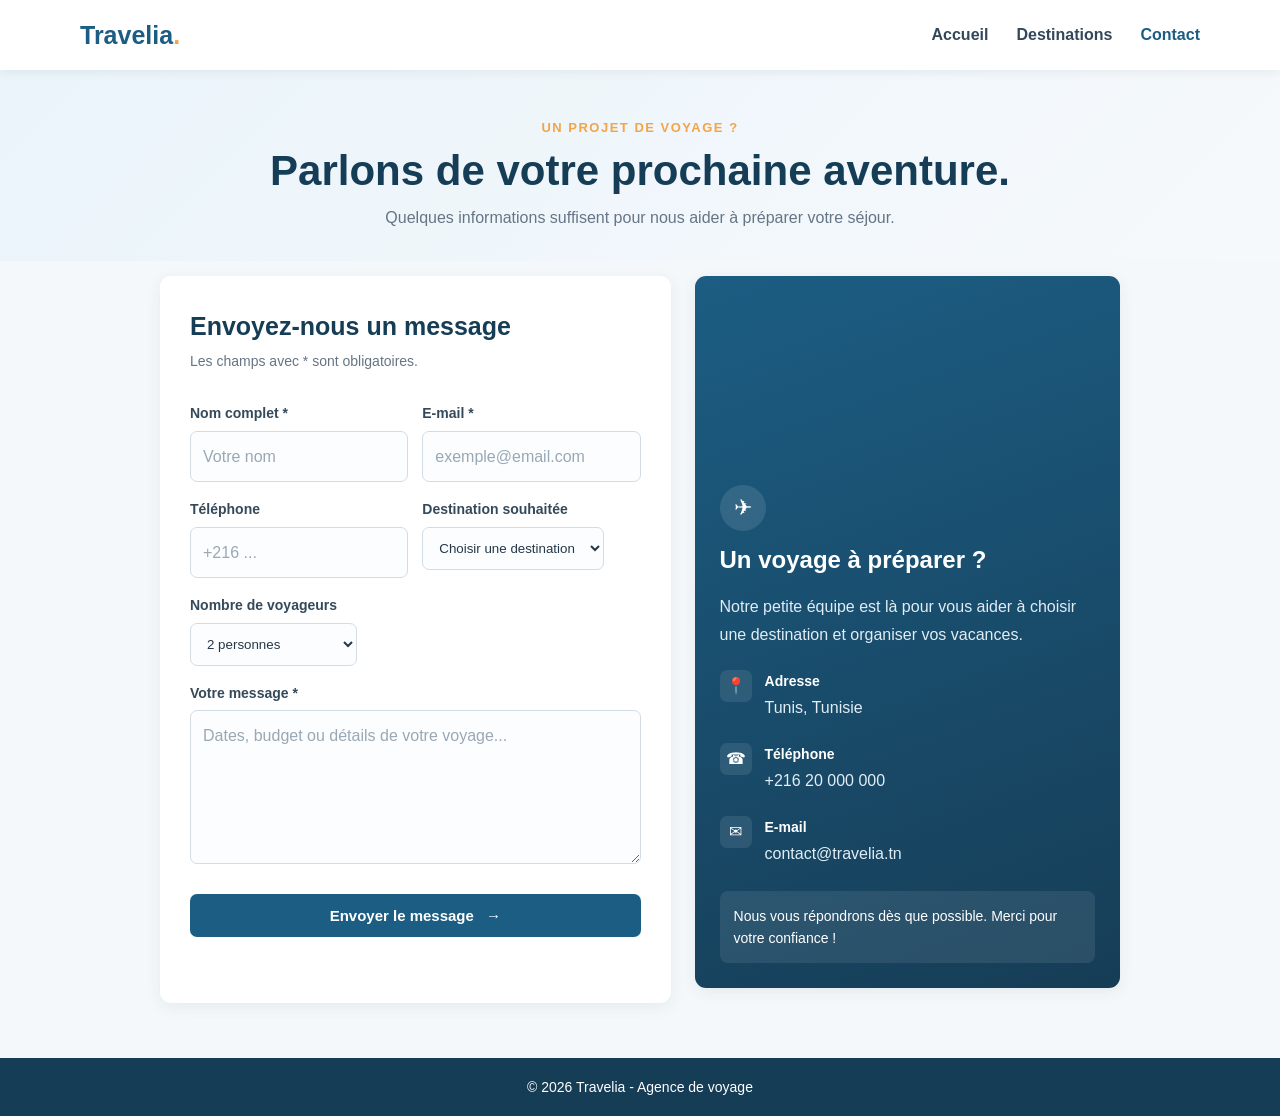
<file: contact.html>
<!DOCTYPE html>
<html lang="fr">
<head>
  <meta charset="UTF-8">
  <meta name="viewport" content="width=device-width, initial-scale=1.0">
  <title>Contact - Travelia</title>
  <link rel="stylesheet" href="css/style.css">
  <script src="js/script.js" defer></script>
</head>
<body>
  <header class="header">
    <a class="logo" href="index.html">Travelia<span>.</span></a>
    <button class="menu-btn" id="menuBtn" aria-label="Ouvrir le menu">☰</button>
    <nav id="navMenu"><a href="index.html">Accueil</a><a href="destinations.html">Destinations</a><a class="active" href="contact.html">Contact</a></nav>
  </header>
  <main>
    <section class="contact-banner">
      <p class="small-title">Un projet de voyage ?</p>
      <h1>Parlons de votre prochaine aventure.</h1>
      <p>Quelques informations suffisent pour nous aider à préparer votre séjour.</p>
    </section>
    <section class="contact-section contact-layout">
      <form id="contactForm" class="contact-form">
        <h2>Envoyez-nous un message</h2>
        <p class="form-intro">Les champs avec * sont obligatoires.</p>
        <div class="form-row">
          <div><label for="name">Nom complet *</label><input type="text" id="name" placeholder="Votre nom" required></div>
          <div><label for="email">E-mail *</label><input type="email" id="email" placeholder="exemple@email.com" required></div>
        </div>
        <div class="form-row">
          <div><label for="phone">Téléphone</label><input type="tel" id="phone" placeholder="+216 ..."></div>
          <div><label for="destination">Destination souhaitée</label>
            <select id="destination"><option value="">Choisir une destination</option><option>Italie</option><option>Suisse</option><option>Maldives</option><option>Paris</option><option>Autre destination</option></select>
          </div>
        </div>
        <label for="people">Nombre de voyageurs</label>
        <select id="people"><option value="1">1 personne</option><option value="2" selected>2 personnes</option><option value="3">3 personnes</option><option value="4">4 personnes</option><option value="5">5 personnes ou plus</option></select>
        <label for="message">Votre message *</label>
        <textarea id="message" rows="5" placeholder="Dates, budget ou détails de votre voyage..." required></textarea>
        <button class="btn form-submit" type="submit">Envoyer le message <span>→</span></button>
        <p id="formMessage" class="form-message" role="status"></p>
      </form>
      <aside class="contact-info contact-side">
        <div class="contact-photo"></div>
        <div class="contact-icon">✈</div><h2>Un voyage à préparer ?</h2>
        <p>Notre petite équipe est là pour vous aider à choisir une destination et organiser vos vacances.</p>
        <div class="info-item"><span>📍</span><div><strong>Adresse</strong><p>Tunis, Tunisie</p></div></div>
        <div class="info-item"><span>☎</span><div><strong>Téléphone</strong><p>+216 20 000 000</p></div></div>
        <div class="info-item"><span>✉</span><div><strong>E-mail</strong><p>contact@travelia.tn</p></div></div>
        <div class="contact-note">Nous vous répondrons dès que possible. Merci pour votre confiance !</div>
      </aside>
    </section>
  </main>
  <footer><p>© 2026 Travelia - Agence de voyage</p></footer>
</body>
</html>
</file>
<file: css/style.css>
/* Travelia - styles simples et faciles a modifier */
* { box-sizing: border-box; margin: 0; padding: 0; }
:root { --blue: #1c5d83; --blue-dark: #163d56; --orange: #f3a447; --light: #f4f8fb; --text: #263747; --muted: #657585; }
html { scroll-behavior: smooth; }
body { font-family: Arial, sans-serif; color: var(--text); background: var(--light); line-height: 1.6; }
img { display: block; max-width: 100%; }
.header { width: 100%; background: #fff; padding: 15px max(5%, calc((100% - 1120px)/2)); display:flex; align-items:center; justify-content:space-between; box-shadow: 0 2px 10px #152b3b12; position:sticky; top:0; z-index:10; }
.logo { font-size:25px; font-weight:700; color:var(--blue); text-decoration:none; }
.logo span { color:var(--orange); }
nav { display:flex; align-items:center; gap:28px; }
nav a { color:#34475a; text-decoration:none; font-weight:600; padding:7px 0; }
nav a:hover, nav a.active { color:var(--blue); }
.menu-btn { display:none; border:0; background:none; font-size:26px; cursor:pointer; color:var(--blue); }
.hero { min-height:480px; padding:70px max(5%, calc((100% - 1120px)/2)); display:flex; align-items:center; background:linear-gradient(90deg, rgba(13,45,67,.82), rgba(13,45,67,.18)), url('https://images.unsplash.com/photo-1507525428034-b723cf961d3e?auto=format&fit=crop&w=1600&q=85') center/cover; color:#fff; }
.hero-text { max-width:580px; }
.small-title { color:var(--orange); text-transform:uppercase; letter-spacing:1.5px; font-weight:bold; font-size:13px; }
h1 { font-size:clamp(34px, 5vw, 52px); line-height:1.18; margin:12px 0 16px; }
.hero-text p:not(.small-title) { font-size:17px; margin-bottom:24px; }
.btn { display:inline-block; border:0; border-radius:6px; background:var(--blue); color:white; text-decoration:none; padding:11px 20px; cursor:pointer; font-weight:bold; transition:.2s; }
.hero .btn { background:var(--orange); color:#203647; }
.btn:hover { filter:brightness(.92); transform:translateY(-1px); }
.section { max-width:1120px; margin:0 auto; padding:55px 20px; }
.section h2, .callout h2, .calculator h2 { text-align:center; font-size:29px; margin-bottom:8px; color:var(--blue-dark); }
.section-desc { text-align:center; color:var(--muted); margin-bottom:26px; }
.cards { display:grid; grid-template-columns:repeat(3, minmax(0, 1fr)); gap:22px; }
.card { background:#fff; border-radius:11px; overflow:hidden; box-shadow:0 4px 16px #18354a12; transition:transform .2s, box-shadow .2s; }
.card:hover { transform:translateY(-4px); box-shadow:0 8px 22px #18354a1c; }
.card img { width:100%; height:210px; object-fit:cover; }
.card-content { padding:17px 18px 20px; }
.card-content h3 { margin-bottom:5px; font-size:20px; color:var(--blue-dark); }
.card-content p { color:var(--muted); margin-bottom:10px; }
.card-content strong { color:var(--blue); }
.callout { background:#e5f1f7; padding:42px 20px; text-align:center; }
.callout p { margin:10px 0 20px; color:var(--muted); }
footer { background:var(--blue-dark); color:#fff; text-align:center; padding:18px; font-size:14px; }
.page-heading { text-align:center; padding:48px 20px 22px; }
.page-heading h1 { color:var(--blue-dark); font-size:38px; margin:8px 0; }
.page-heading > p:last-child { color:var(--muted); }
.filters { display:flex; justify-content:center; flex-wrap:wrap; gap:10px; margin-bottom:25px; }
.filter-btn { border:1px solid var(--blue); background:white; color:var(--blue); padding:8px 17px; border-radius:22px; cursor:pointer; }
.filter-btn.active, .filter-btn:hover { background:var(--blue); color:white; }
.destination-card.hidden { display:none; }
.calculator { max-width:520px; margin:0 auto 45px; background:white; border-radius:12px; box-shadow:0 4px 16px #18354a12; padding:25px; }
.calculator label, .contact-form label { display:block; font-weight:bold; margin:14px 0 6px; }
.calculator select, .calculator input, .contact-form input, .contact-form textarea { width:100%; padding:11px; border:1px solid #cbd5df; border-radius:6px; font:inherit; background:white; }
.calculator .btn, .contact-form .btn { margin-top:16px; }
.result { background:#e8f3f8; padding:12px; border-radius:6px; margin-top:14px; font-weight:bold; text-align:center; }
.contact-section { max-width:1000px; margin:0 auto; padding:20px 20px 55px; display:grid; grid-template-columns:1.2fr 1fr; gap:24px; }
.contact-form, .contact-info { background:#fff; padding:25px; border-radius:11px; box-shadow:0 4px 16px #18354a12; }
.contact-info h2 { color:var(--blue-dark); margin-bottom:14px; }
.contact-info p { margin:12px 0; }
.form-message { margin-top:14px; font-weight:bold; }
input:focus, textarea:focus, select:focus, button:focus, a:focus { outline:2px solid #78b8d8; outline-offset:2px; }
@media (max-width:760px) {
 .header { padding:14px 5%; }
 .menu-btn { display:block; }
 nav { display:none; position:absolute; top:62px; left:0; right:0; background:#fff; padding:17px 5%; flex-direction:column; align-items:flex-start; gap:12px; box-shadow:0 7px 12px #152b3b12; }
 nav.open { display:flex; }
 .hero { min-height:390px; padding:48px 6%; }
 .section { padding:40px 6%; }
 .cards { grid-template-columns:1fr; }
 .card img { height:220px; }
 .contact-section { grid-template-columns:1fr; padding:20px 6% 45px; }
 .page-heading h1 { font-size:32px; }
}
@media (min-width:761px) and (max-width:1000px) { .cards { grid-template-columns:repeat(2,1fr); } }

/* Ameliorations Accueil et Contact - styles simples */
.hero-updated { min-height:540px; position:relative; background-image:linear-gradient(90deg,rgba(10,39,61,.88) 0%,rgba(10,39,61,.55) 55%,rgba(10,39,61,.12) 100%),url('https://images.unsplash.com/photo-1507525428034-b723cf961d3e?auto=format&fit=crop&w=1800&q=85'); }
.hero-updated h1 { font-size:clamp(38px,5.4vw,60px); letter-spacing:-1px; }
.hero-updated h1 span { color:#ffc36d; }
.hero-updated .hero-text { max-width:650px; }
.hero-actions { display:flex; align-items:center; flex-wrap:wrap; gap:18px; margin-top:25px; }
.hero-actions .btn { padding:13px 22px; }
.hero-link { color:#fff; text-decoration:none; font-weight:bold; border-bottom:1px solid #ffffff88; padding-bottom:3px; }
.hero-link:hover { color:#ffc36d; }
.hero-points { display:flex; gap:20px; flex-wrap:wrap; margin-top:28px; font-size:14px; color:#eef7ff; }
.hero-bubble { position:absolute; right:9%; bottom:42px; display:flex; flex-direction:column; background:#ffffffed; color:var(--blue-dark); padding:18px 22px; border-radius:12px; box-shadow:0 8px 25px #122a3b25; }
.hero-bubble span { color:var(--orange); font-size:24px; margin-bottom:5px; }
.hero-bubble small { color:var(--muted); }
.home-destinations { padding-top:65px; padding-bottom:65px; }
.section-top { display:flex; justify-content:space-between; align-items:flex-end; gap:20px; margin-bottom:26px; }
.section-top h2 { text-align:left; margin:5px 0; }
.section-top .section-desc { text-align:left; margin:0; }
.text-link, .card-link { color:var(--blue); font-weight:bold; text-decoration:none; }
.text-link:hover, .card-link:hover { color:var(--orange); }
.home-card { border:1px solid #e9eef2; }
.home-card img { height:230px; }
.card-tag { display:inline-block; font-size:12px; text-transform:uppercase; letter-spacing:.6px; font-weight:bold; color:var(--blue); background:#eaf4fa; padding:4px 9px; border-radius:20px; margin-bottom:8px; }
.home-card .card-content h3 { font-size:22px; }
.home-card .card-link { display:inline-block; margin-top:4px; }
.why-section { background:#eaf3f8; padding:60px 20px; }
.why-inner { max-width:1120px; margin:0 auto; display:grid; grid-template-columns:.8fr 1.2fr; gap:50px; align-items:center; }
.why-inner h2 { font-size:30px; color:var(--blue-dark); margin:7px 0 13px; }
.why-inner > div:first-child > p:last-child { color:var(--muted); max-width:390px; }
.why-items { display:grid; grid-template-columns:repeat(3,1fr); gap:20px; }
.why-items > div { background:white; padding:20px; border-radius:10px; min-height:150px; }
.why-items span { display:block; color:var(--orange); font-weight:bold; margin-bottom:12px; }
.why-items strong { display:block; color:var(--blue-dark); margin-bottom:7px; }
.why-items p { color:var(--muted); font-size:14px; }
.home-cta { padding:55px 20px; text-align:center; }
.home-cta h2 { font-size:30px; color:var(--blue-dark); margin:7px 0; }
.home-cta > p:not(.small-title) { color:var(--muted); margin:10px 0 22px; }
.contact-banner { text-align:center; padding:48px 20px 30px; background:linear-gradient(135deg,#eaf4fa,#f6f9fc); }
.contact-banner h1 { color:var(--blue-dark); font-size:clamp(30px,4vw,42px); margin:7px 0 10px; }
.contact-banner > p:last-child { color:var(--muted); max-width:620px; margin:0 auto; }
.contact-layout { padding-top:15px; align-items:start; }
.contact-form h2 { color:var(--blue-dark); font-size:25px; margin-bottom:4px; }
.form-intro { color:var(--muted); font-size:14px; margin-bottom:12px; }
.contact-form input, .contact-form select, .contact-form textarea { margin-bottom:4px; background:#fbfdff; transition:border-color .2s,box-shadow .2s; }
.contact-form input:focus, .contact-form select:focus, .contact-form textarea:focus { border-color:var(--blue); box-shadow:0 0 0 3px #1c5d8315; outline:none; }
.contact-form textarea { resize:vertical; min-height:120px; }
.form-submit { width:100%; display:flex; justify-content:center; gap:12px; margin-top:18px !important; }
.contact-side { background:linear-gradient(160deg,#1c5d83,#163d56); color:white; }
.contact-side h2 { color:white; }
.contact-side > p { color:#e1edf5; }
.contact-icon { width:46px; height:46px; border-radius:50%; background:#ffffff1c; display:grid; place-items:center; font-size:22px; margin-bottom:12px; }
.info-item { display:flex; gap:13px; align-items:flex-start; margin:22px 0; }
.info-item > span { width:32px; height:32px; display:grid; place-items:center; background:#ffffff18; border-radius:7px; }
.info-item strong { display:block; font-size:14px; }
.info-item p { margin:3px 0 0; color:#e1edf5; }
.contact-note { background:#ffffff16; border-radius:8px; padding:14px; margin-top:24px; font-size:14px; }
.form-message { min-height:22px; }
@media (max-width:760px) {
 .hero-updated { min-height:500px; padding:45px 6%; }
 .hero-bubble { right:6%; bottom:20px; padding:12px 16px; }
 .hero-points { gap:10px; flex-direction:column; }
 .section-top { align-items:flex-start; flex-direction:column; }
 .why-inner { grid-template-columns:1fr; gap:25px; }
 .why-items { grid-template-columns:1fr; }
 .home-card img { height:210px; }
 .contact-banner { padding:38px 6% 25px; }
 .contact-layout { padding:15px 6% 45px; }
}

/* Formulaire de contact - mise en page simple */
.form-row { display:grid; grid-template-columns:1fr 1fr; gap:14px; }
.contact-form input, .contact-form select, .contact-form textarea { border:1px solid #d3dce5; border-radius:7px; padding:12px; }
.contact-form label { margin-top:12px; }
.contact-form input::placeholder, .contact-form textarea::placeholder { color:#9aa8b4; }
.contact-form textarea { min-height:130px; }
.contact-form .form-submit { border-radius:7px; }
.form-message.error { color:#c0392b; }
.form-message.success { color:#23834a; }
@media (max-width:760px) { .form-row { grid-template-columns:1fr; gap:0; } }

/* Contact : formulaire plus propre, sans effets compliques */
.contact-form { padding:30px; }
.contact-form .form-intro { margin-bottom:18px; }
.contact-form input, .contact-form select, .contact-form textarea { color:var(--text); }
.contact-form input:hover, .contact-form select:hover, .contact-form textarea:hover { border-color:#a8c3d3; }
.contact-form label { font-size:14px; color:#34495a; }
.contact-form .form-submit { padding:13px; font-size:15px; }
.contact-side { overflow:hidden; }
.contact-photo { height:185px; border-radius:9px; margin:-25px -25px 24px; background:url('https://images.unsplash.com/photo-1501785888041-af3ef285b470?auto=format&fit=crop&w=900&q=80') center/cover; }
.contact-side .contact-icon { margin-bottom:10px; }
.contact-side > p { line-height:1.7; }
.form-message.error { background:#fff1ef; border-left:3px solid #c0392b; padding:10px; border-radius:4px; }
.form-message.success { background:#effaf3; border-left:3px solid #23834a; padding:10px; border-radius:4px; }
@media (max-width:760px) {
  .contact-form { padding:22px; }
  .contact-photo { height:160px; margin:-17px -17px 22px; }
}
</file>
